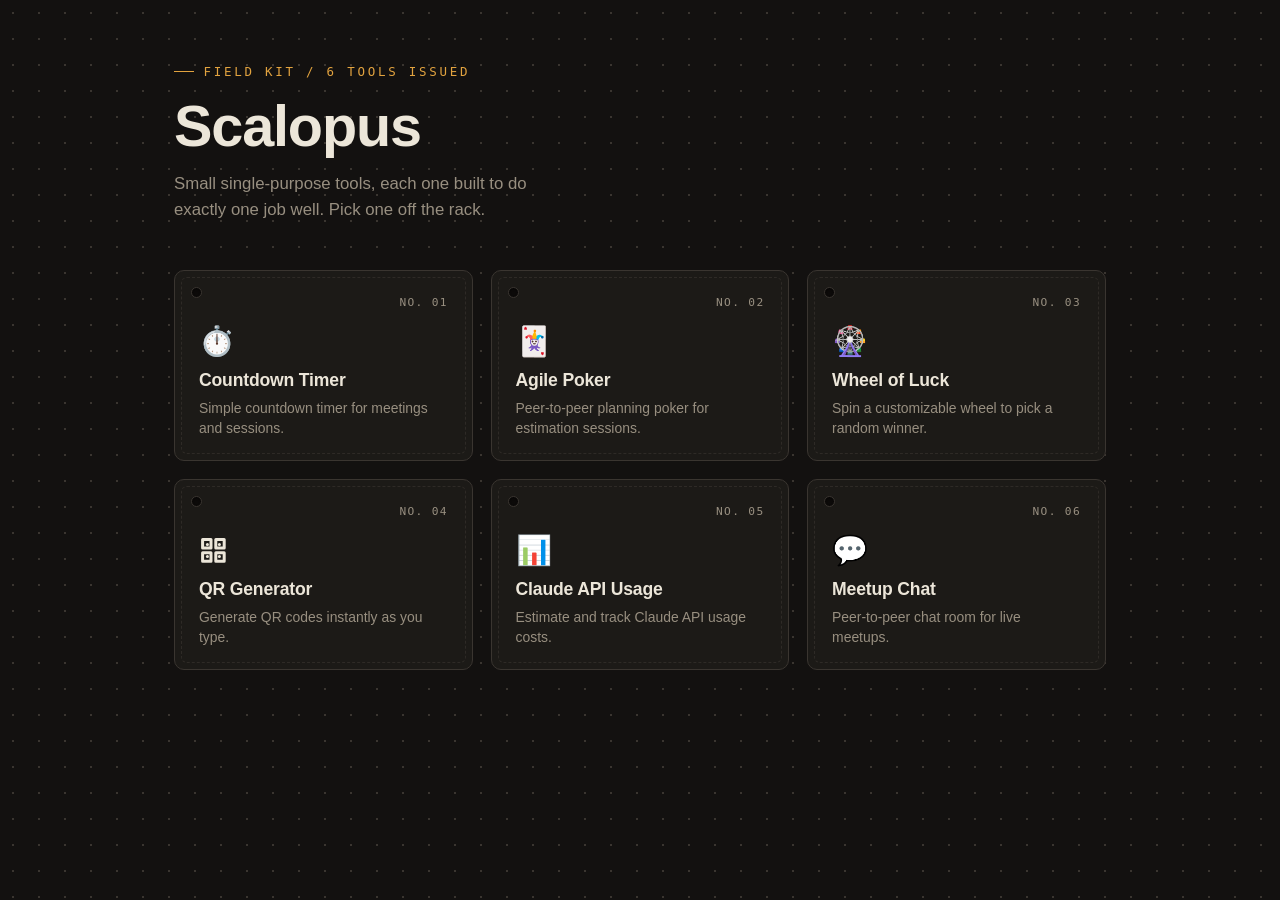
<file: index.html>
<!--
    Application: Scalopus Landing Page
    Version: 3.0.0
    Created: 2026-07-04
    Model: Claude Sonnet 5
    Description: Field-kit styled catalog landing page linking to all Scalopus tools
    Specification: specs/landing-page-spec.md
-->
<!DOCTYPE html>
<html lang="en">
<head>
    <meta charset="UTF-8">
    <meta name="viewport" content="width=device-width, initial-scale=1.0">
    <title>Scalopus</title>
    <style>
        :root {
            --bg-color: #131110;
            --panel-color: #1c1a17;
            --line-color: #3a3530;
            --text-color: #ece6d9;
            --muted-color: #988f80;
            --accent-color: #e2a33f;
            --hole-color: #0c0a09;
        }

        * {
            box-sizing: border-box;
        }

        html {
            -webkit-tap-highlight-color: transparent;
        }

        body {
            background-color: var(--bg-color);
            background-image: radial-gradient(var(--line-color) 1px, transparent 1px);
            background-size: 26px 26px;
            color: var(--text-color);
            font-family: -apple-system, BlinkMacSystemFont, "Segoe UI", Helvetica, Arial, sans-serif;
            margin: 0;
            min-height: 100vh;
            display: flex;
            justify-content: center;
        }

        main {
            width: 100%;
            max-width: 980px;
            padding: 4rem 1.5rem 5rem;
        }

        header {
            margin-bottom: 3rem;
        }

        .eyebrow {
            font-family: "SF Mono", "Menlo", "Consolas", monospace;
            font-size: 0.78rem;
            letter-spacing: 0.22em;
            text-transform: uppercase;
            color: var(--accent-color);
            margin: 0 0 0.9rem;
            display: flex;
            align-items: center;
            gap: 0.6rem;
        }

        .eyebrow::before {
            content: "";
            width: 20px;
            height: 1px;
            background: var(--accent-color);
            display: inline-block;
        }

        h1 {
            font-size: clamp(2.4rem, 6vw, 3.6rem);
            font-weight: 800;
            letter-spacing: -0.02em;
            margin: 0 0 0.75rem;
        }

        .tagline {
            color: var(--muted-color);
            font-size: 1.05rem;
            max-width: 40ch;
            margin: 0;
            line-height: 1.5;
        }

        .catalog {
            display: grid;
            grid-template-columns: repeat(auto-fill, minmax(230px, 1fr));
            gap: 1.1rem;
        }

        .tool-tag {
            position: relative;
            display: block;
            background-color: var(--panel-color);
            border: 1px solid var(--line-color);
            border-radius: 10px;
            padding: 1.6rem 1.5rem 1.4rem;
            text-decoration: none;
            color: var(--text-color);
            transition: transform 0.18s ease, border-color 0.18s ease, box-shadow 0.18s ease;
        }

        .tool-tag::before {
            content: "";
            position: absolute;
            top: 1rem;
            left: 1rem;
            width: 9px;
            height: 9px;
            border-radius: 50%;
            background: var(--hole-color);
            border: 1px solid var(--line-color);
            box-shadow: inset 0 1px 2px rgba(0, 0, 0, 0.6);
        }

        .tool-tag::after {
            content: "";
            position: absolute;
            inset: 6px;
            border: 1px dashed var(--line-color);
            border-radius: 6px;
            pointer-events: none;
            opacity: 0.6;
            transition: border-color 0.18s ease, opacity 0.18s ease;
        }

        .tool-tag:hover,
        .tool-tag:focus-visible {
            transform: translateY(-3px) rotate(-0.4deg);
            border-color: var(--accent-color);
            box-shadow: 0 10px 26px rgba(0, 0, 0, 0.45);
            outline: none;
        }

        .tool-tag:hover::after,
        .tool-tag:focus-visible::after {
            border-color: rgba(226, 163, 63, 0.45);
            opacity: 1;
        }

        .tool-code {
            font-family: "SF Mono", "Menlo", "Consolas", monospace;
            font-size: 0.7rem;
            letter-spacing: 0.12em;
            color: var(--muted-color);
            display: block;
            text-align: right;
            margin-bottom: 1.1rem;
        }

        .tool-icon {
            font-size: 1.8rem;
            line-height: 1;
            display: block;
            margin-bottom: 0.9rem;
        }

        .tool-icon svg {
            width: 1.8rem;
            height: 1.8rem;
            display: block;
            stroke: var(--text-color);
        }

        .tool-name {
            font-weight: 700;
            font-size: 1.1rem;
            margin: 0 0 0.4rem;
            letter-spacing: -0.01em;
        }

        .tool-desc {
            color: var(--muted-color);
            font-size: 0.87rem;
            line-height: 1.45;
            margin: 0;
        }

        @media (max-width: 600px) {
            .catalog {
                grid-template-columns: 1fr;
            }

            main {
                padding: 3rem 1.25rem 3.5rem;
            }
        }

        @media (prefers-reduced-motion: reduce) {
            .tool-tag {
                transition: none;
            }

            .tool-tag:hover,
            .tool-tag:focus-visible {
                transform: none;
            }
        }
    </style>
</head>
<body>
    <main>
        <header>
            <p class="eyebrow">Field kit / 6 tools issued</p>
            <h1>Scalopus</h1>
            <p class="tagline">Small single-purpose tools, each one built to do exactly one job well. Pick one off the rack.</p>
        </header>
        <div class="catalog">
            <a href="timer.html" class="tool-tag">
                <span class="tool-code">NO. 01</span>
                <span class="tool-icon">⏱️</span>
                <p class="tool-name">Countdown Timer</p>
                <p class="tool-desc">Simple countdown timer for meetings and sessions.</p>
            </a>
            <a href="agile-poker.html" class="tool-tag">
                <span class="tool-code">NO. 02</span>
                <span class="tool-icon">🃏</span>
                <p class="tool-name">Agile Poker</p>
                <p class="tool-desc">Peer-to-peer planning poker for estimation sessions.</p>
            </a>
            <a href="wheel-of-luck.html" class="tool-tag">
                <span class="tool-code">NO. 03</span>
                <span class="tool-icon">🎡</span>
                <p class="tool-name">Wheel of Luck</p>
                <p class="tool-desc">Spin a customizable wheel to pick a random winner.</p>
            </a>
            <a href="qr-generator.html" class="tool-tag">
                <span class="tool-code">NO. 04</span>
                <span class="tool-icon">
                    <svg viewBox="0 0 24 24" fill="none" stroke="currentColor" stroke-width="2.5" stroke-linecap="round" stroke-linejoin="round">
                        <rect x="3" y="3" width="7" height="7"></rect>
                        <rect x="14" y="3" width="7" height="7"></rect>
                        <rect x="14" y="14" width="7" height="7"></rect>
                        <rect x="3" y="14" width="7" height="7"></rect>
                        <path d="M7 7h.01"></path>
                        <path d="M17 7h.01"></path>
                        <path d="M7 17h.01"></path>
                        <path d="M17 17h.01"></path>
                    </svg>
                </span>
                <p class="tool-name">QR Generator</p>
                <p class="tool-desc">Generate QR codes instantly as you type.</p>
            </a>
            <a href="claude-usage.html" class="tool-tag">
                <span class="tool-code">NO. 05</span>
                <span class="tool-icon">📊</span>
                <p class="tool-name">Claude API Usage</p>
                <p class="tool-desc">Estimate and track Claude API usage costs.</p>
            </a>
            <a href="meetup-chat.html" class="tool-tag">
                <span class="tool-code">NO. 06</span>
                <span class="tool-icon">💬</span>
                <p class="tool-name">Meetup Chat</p>
                <p class="tool-desc">Peer-to-peer chat room for live meetups.</p>
            </a>
        </div>
    </main>
</body>
</html>
</file>
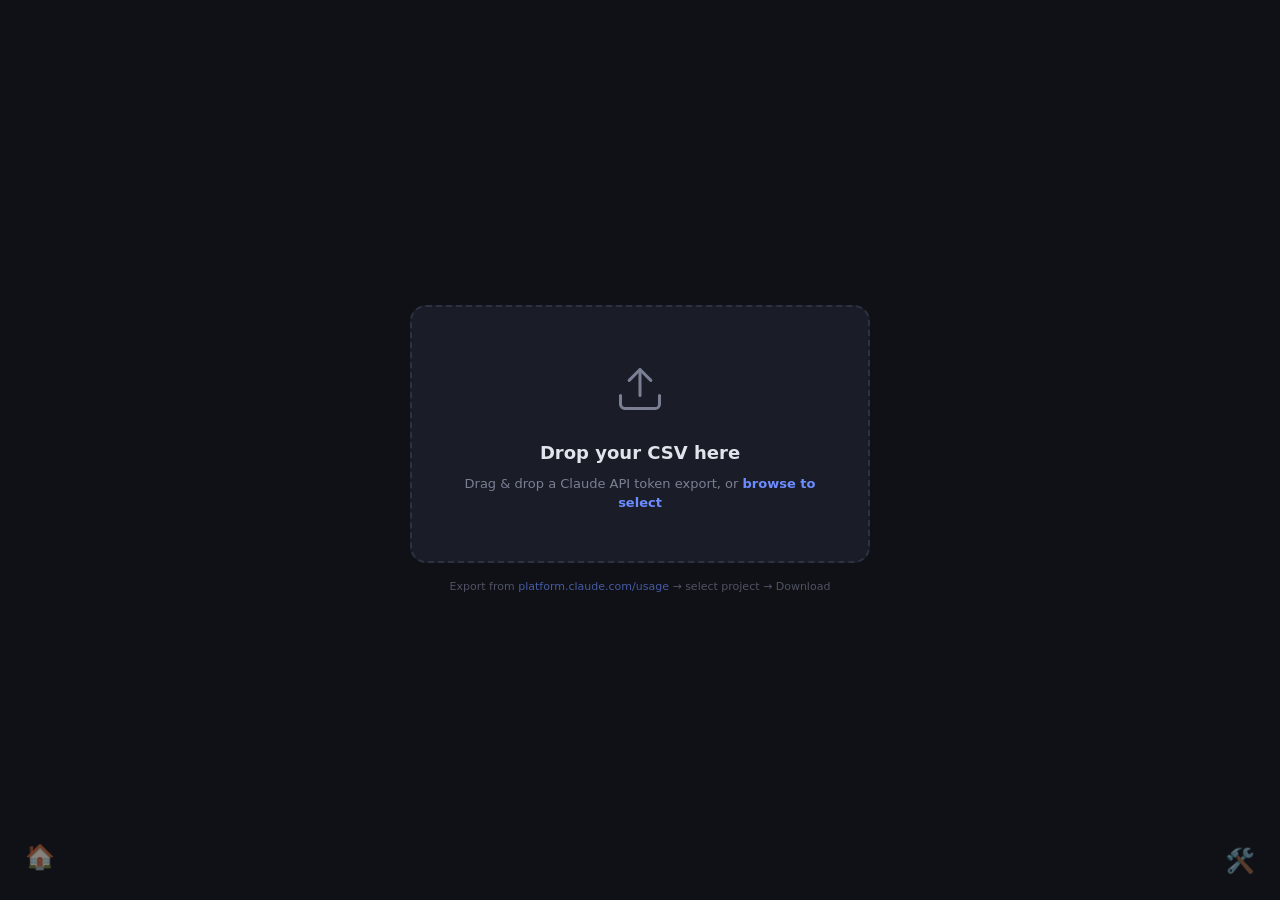
<file: claude-usage.html>
<!--
    Application: Claude API Usage
    Version: 1.1.1
    Created: 2026-06-09
    Model: Claude Sonnet 5
    Description: Visualize Claude API token usage from a CSV export — cost, token breakdown, cache hit rate, by key and model.
    Specification: specs/claude-usage-spec.md
-->
<!DOCTYPE html>
<html lang="en">
<head>
<meta charset="UTF-8">
<meta name="viewport" content="width=device-width, initial-scale=1">
<title>Claude API Usage | Scalopus</title>
<style>
:root{
    --bg:#0f1117;
    --surface:#1a1d27;
    --surface2:#21242f;
    --border:#2e3240;
    --text:#e2e4ec;
    --muted:#7a7f93;
    --opus:#c084fc;
    --sonnet:#60a5fa;
    --haiku:#34d399;
    --other:#94a3b8;
    --bar-bg:#2e3240;
    --bar-fill:#6c8cff;
    --gold:#ffe08a;
    --cost:#fb923c;
    --dev-bg:#1a1d27;
    --dev-text:#ffffff;
}
*,:before,:after{box-sizing:border-box;margin:0;padding:0}
body{background:var(--bg);color:var(--text);min-height:100vh;font-family:-apple-system,BlinkMacSystemFont,Segoe UI,system-ui,sans-serif;font-size:14px;line-height:1.5}
#drop-zone{flex-direction:column;justify-content:center;align-items:center;min-height:100vh;padding:40px;display:flex}
.drop-card{background:var(--surface);border:2px dashed var(--border);cursor:pointer;text-align:center;border-radius:16px;width:100%;max-width:460px;padding:56px 40px 48px;transition:border-color .15s,background .15s}
.drop-card.drag-over,.drop-card:hover{background:var(--surface2);border-color:var(--bar-fill)}
.drop-icon{color:var(--muted);margin-bottom:18px}
.drop-title{margin-bottom:8px;font-size:18px;font-weight:600}
.drop-hint{color:var(--muted);font-size:13px}
.drop-hint strong{color:var(--bar-fill);cursor:pointer}
.drop-hint strong:hover{text-decoration:underline}
.drop-meta{color:var(--muted);opacity:.6;margin-top:16px;font-size:11px;text-align:center}
.drop-meta a{color:var(--bar-fill);opacity:1;text-decoration:none}
.drop-meta a:hover{text-decoration:underline}
#file-input{display:none}
#drop-zone.minimized{border-bottom:1px solid var(--border);background:var(--surface);min-height:0;padding:0}
#drop-zone.minimized .drop-card{text-align:left;background:0 0;border:none;border-radius:0;flex-direction:row;align-items:center;gap:10px;max-width:none;padding:10px 20px;display:flex}
#drop-zone.minimized .drop-card:hover,#drop-zone.minimized .drop-card.drag-over{background:var(--surface2);border-color:#0000}
#drop-zone.minimized .drop-icon{flex-shrink:0;margin-bottom:0}
#drop-zone.minimized .drop-icon svg{width:16px;height:16px}
#drop-zone.minimized .drop-title{white-space:nowrap;text-overflow:ellipsis;max-width:320px;margin-bottom:0;font-size:12px;font-weight:600;overflow:hidden}
#drop-zone.minimized .drop-hint{font-size:11px}
#drop-zone.minimized .drop-meta{display:none}
#report{max-width:1500px;margin:0 auto;padding:28px 24px 80px}
.report-header{flex-wrap:wrap;justify-content:space-between;align-items:flex-start;gap:16px;margin-bottom:22px;display:flex}
.report-header h1{margin-bottom:3px;font-size:21px;font-weight:600}
.report-header p{color:var(--muted);font-size:12px}
.btn-reset{background:var(--surface);border:1px solid var(--border);color:var(--muted);cursor:pointer;border-radius:8px;flex-shrink:0;padding:7px 14px;font-size:12px;font-weight:600;transition:background .1s,color .1s}
.btn-reset:hover{background:var(--surface2);color:var(--text)}
.date-filter{background:var(--surface);border:1px solid var(--border);border-radius:12px;flex-wrap:wrap;align-items:center;gap:8px;margin-bottom:20px;padding:10px 14px;display:flex}
.filter-label{color:var(--muted);letter-spacing:.07em;text-transform:uppercase;margin-right:2px;font-size:10px;font-weight:700}
.period-btns{gap:3px;display:flex}
.btn-period{color:var(--muted);cursor:pointer;background:0 0;border:1px solid #0000;border-radius:6px;padding:5px 11px;font-size:12px;font-weight:600;transition:background .1s,color .1s,border-color .1s}
.btn-period:hover{background:var(--surface2);color:var(--text)}
.btn-period.active{background:var(--surface2);color:var(--text);border-color:#4a5180}
.key-search{background:var(--surface2);border:1px solid var(--border);color:var(--text);border-radius:6px;outline:none;width:200px;margin-left:auto;padding:5px 10px;font-size:12px}
.key-search::placeholder{color:var(--muted)}
.key-search:focus{border-color:#4a5180}
.date-nav{align-items:center;gap:8px;display:flex}
.btn-nav{background:var(--surface2);border:1px solid var(--border);color:var(--text);cursor:pointer;border-radius:6px;padding:4px 10px;font-size:12px;font-weight:700;transition:background .1s}
.btn-nav:hover{background:#2a2e40}
#period-label{text-align:center;min-width:170px;font-size:13px;font-weight:600}
.summary-grid{grid-template-columns:repeat(auto-fill,minmax(135px,1fr));gap:10px;margin-bottom:22px;display:grid}
.card{background:var(--surface);border:1px solid var(--border);border-radius:10px;padding:13px 15px}
.card .label{color:var(--muted);letter-spacing:.06em;text-transform:uppercase;margin-bottom:5px;font-size:10px;font-weight:700}
.card .value{font-size:19px;font-weight:700}
.card.hl-cost{border-color:#fb923c4d}
.card.hl-cost .value{color:var(--cost)}
.card.hl-tok .value{color:var(--gold)}
.tabs{flex-wrap:wrap;gap:4px;margin-bottom:10px;display:flex}
.tab{background:var(--surface);border:1px solid var(--border);color:var(--muted);cursor:pointer;border-radius:8px;align-items:center;gap:7px;padding:6px 13px;font-size:12px;font-weight:600;transition:background .12s,color .12s,border-color .12s;display:flex}
.tab:hover{background:var(--surface2);color:var(--text)}
.tab.active{background:var(--surface2);color:var(--text);border-color:#4a5180}
.tab-opus.active{border-color:var(--opus);color:var(--opus)}
.tab-sonnet.active{border-color:var(--sonnet);color:var(--sonnet)}
.tab-haiku.active{border-color:var(--haiku);color:var(--haiku)}
.tab-pill{opacity:.75;background:#ffffff0f;border-radius:20px;padding:1px 7px;font-size:10px;font-weight:500}
.tab-panel{display:none}
.tab-panel.active{display:block}
.table-wrap{border:1px solid var(--border);border-radius:12px;overflow-x:auto}
table{background:var(--surface);border-collapse:collapse;width:100%}
thead th{background:var(--surface2);border-bottom:1px solid var(--border);color:var(--muted);letter-spacing:.05em;text-align:right;text-transform:uppercase;white-space:nowrap;padding:9px 12px;font-size:10px;font-weight:700}
thead th.left{text-align:left}
thead th.sortable{cursor:pointer;-webkit-user-select:none;user-select:none}
thead th.sortable:hover{color:var(--text);background:#262a38}
thead th.sort-active{color:var(--text)}
.sort-arrow{color:var(--bar-fill);margin-left:3px;font-style:normal}
.sort-hint{opacity:.25;margin-left:3px;font-style:normal}
tbody tr{border-bottom:1px solid var(--border);transition:background .1s}
tbody tr:last-child{border-bottom:none}
tbody tr:hover{background:var(--surface2)}
td{vertical-align:middle;padding:9px 12px}
td.rank{color:var(--muted);width:30px;font-size:11px;font-weight:600}
td.key-name{min-width:130px;max-width:210px}
.key-label{text-overflow:ellipsis;white-space:nowrap;margin-bottom:4px;font-weight:500;display:block;overflow:hidden}
.bar-wrap{background:var(--bar-bg);border-radius:2px;height:3px;overflow:hidden}
.bar{background:var(--bar-fill);border-radius:2px;min-width:1px;height:100%}
td.num{font-variant-numeric:tabular-nums;text-align:right;white-space:nowrap;font-size:12px}
td.col-total{color:var(--gold);font-weight:600}
td.col-cost{color:var(--cost);font-weight:600}
td.col-hit{color:var(--haiku)}
td.col-models{min-width:160px;max-width:300px}
.badge{white-space:nowrap;border-radius:20px;margin:1px 2px 1px 0;padding:2px 7px;font-size:10px;font-weight:600;display:inline-block}
.badge-opus{color:var(--opus);background:#3b1f5e}
.badge-sonnet{color:var(--sonnet);background:#1a3050}
.badge-haiku{color:var(--haiku);background:#0f3028}
.badge-other{background:var(--border);color:var(--other)}
tfoot td{background:var(--surface2);border-top:2px solid var(--border);text-align:right;padding:10px 12px;font-size:12px;font-weight:700}
tfoot td.left{text-align:left}
tfoot td.col-total{color:var(--gold)}
tfoot td.col-cost{color:var(--cost)}
.key-count{color:var(--muted);font-size:11px;font-weight:400}
.empty-msg{color:var(--muted);text-align:center;padding:32px 20px}
.footer-note{color:var(--muted);text-align:center;margin-top:16px;font-size:11px}

/* Bottom navigation icons */
.bottom-icon {
    position: fixed;
    bottom: 20px;
    font-size: 1.5rem;
    cursor: pointer;
    opacity: 0.5;
    transition: opacity 0.3s, transform 0.2s;
    z-index: 100;
    background: none;
    border: none;
    padding: 5px;
    color: var(--text);
    text-decoration: none;
}
.bottom-icon:hover { opacity: 1; transform: scale(1.1); }
#home-link { left: 20px; }
#dev-btn { right: 20px; }

/* Dev Menu */
#dev-menu {
    position: fixed;
    bottom: 60px;
    right: 20px;
    background: var(--dev-bg);
    border: 1px solid #333;
    border-radius: 8px;
    padding: 15px;
    display: none;
    flex-direction: column;
    gap: 10px;
    width: 250px;
    box-shadow: 0 4px 15px rgba(0,0,0,0.5);
    z-index: 101;
}
#dev-menu.active { display: flex; }
.dev-item {
    font-size: 0.85rem;
    color: #ccc;
    text-decoration: none;
    padding: 8px;
    border-radius: 4px;
    transition: background 0.2s;
    display: flex;
    align-items: center;
    gap: 10px;
    cursor: pointer;
    border: none;
    background: none;
    width: 100%;
    text-align: left;
}
.dev-item:hover { background: #333; color: white; }
.dev-label {
    font-size: 0.7rem;
    text-transform: uppercase;
    color: #666;
    letter-spacing: 1px;
    margin-bottom: 5px;
}
</style>
</head>
<body>

<div id="drop-zone">
  <div class="drop-card" id="drop-card">
    <div class="drop-icon">
      <svg width="52" height="52" fill="none" stroke="currentColor" stroke-linecap="round" stroke-linejoin="round" stroke-width="1.4" viewBox="0 0 24 24"><path d="M21 15v4a2 2 0 0 1-2 2H5a2 2 0 0 1-2-2v-4"/><polyline points="17 8 12 3 7 8"/><line x1="12" x2="12" y1="3" y2="15"/></svg>
    </div>
    <div class="drop-title">Drop your CSV here</div>
    <p class="drop-hint">
      Drag &amp; drop a Claude API token export, or <strong id="browse-btn">browse to select</strong>
    </p>
    <input type="file" id="file-input" accept=".csv">
  </div>
  <p class="drop-meta">Export from <a href="https://platform.claude.com/usage" target="_blank" rel="noopener">platform.claude.com/usage</a> → select project → Download</p>
</div>

<div id="report" hidden>
  <div class="report-header">
    <div>
      <h1>Claude API Token Usage</h1>
      <p id="report-subtitle"></p>
    </div>
    <button class="btn-reset" id="btn-reset">↑ Load new CSV</button>
  </div>

  <div class="date-filter">
    <span class="filter-label">Period</span>
    <div class="period-btns">
      <button class="active btn-period" data-period="all">All</button>
      <button class="btn-period" data-period="month">Month</button>
      <button class="btn-period" data-period="week">Week</button>
      <button class="btn-period" data-period="day">Day</button>
    </div>
    <input id="keySearch" class="key-search" placeholder="Search API key…">
    <div class="date-nav" id="date-nav" style="display:none">
      <button class="btn-nav" id="btn-prev">◀</button>
      <span id="period-label"></span>
      <button class="btn-nav" id="btn-next">▶</button>
    </div>
  </div>

  <div class="summary-grid" id="summary-grid"></div>
  <div class="tabs" id="tabs"></div>
  <div id="panels"></div>
  <p class="footer-note" id="footer-note"></p>
</div>

<!-- Navigation Icons -->
<a href="index.html" id="home-link" class="bottom-icon" title="Back to Home">🏠</a>
<button id="dev-btn" class="bottom-icon" onclick="toggleDevMenu()" title="Developer Menu">🛠️</button>

<!-- Developer Menu -->
<div id="dev-menu">
    <div class="dev-label">Developer Options</div>
    <a href="https://github.com/scalopus/scalopus.github.io/blob/main/claude-usage.html" target="_blank" class="dev-item">
        <span>📂</span> View Source Code
    </a>
    <button class="dev-item" onclick="copyAIPrompt()">
        <span>🤖</span> AI Prompt
    </button>
    <div class="dev-label">Tool Information</div>
    <div style="font-size:0.8rem;color:#888;padding:0 8px">Version: 1.1.1</div>
    <div style="font-size:0.8rem;color:#888;padding:0 8px">Created: 2026-06-09</div>
    <div style="font-size:0.8rem;color:#888;padding:0 8px">Model: Claude Sonnet 5</div>
</div>

<script>
let e={"fable-mythos-5":[10,12.5,20,1,50],"opus-4x":[5,6.25,10,.5,25],"opus-4-old":[15,18.75,30,1.5,75],"sonnet-5-intro":[2,2.5,4,.2,10],"sonnet-5":[3,3.75,6,.3,15],"sonnet-4x":[3,3.75,6,.3,15],"haiku-4-5":[1,1.25,2,.1,5],"haiku-3-5":[.8,1,1.6,.08,4]},t={"fable-mythos-5":[5,6.25,10,.5,25],"opus-4x":[2.5,3.125,5,.25,12.5],"opus-4-old":[7.5,9.375,15,.75,37.5],"sonnet-5-intro":[1,1.25,2,.1,5],"sonnet-5":[1.5,1.875,3,.15,7.5],"sonnet-4x":[1.5,1.875,3,.15,7.5],"haiku-4-5":[.5,.625,1,.05,2.5],"haiku-3-5":[.4,.5,.8,.04,2]},a={"opus-4-7":[30,37.5,60,3,150],"opus-4-8":[10,12.5,20,1,50]};function s(e){return parseInt(String(e||0).replace(/[^0-9-]/g,""))||0}function n(e){return e>=1e9?(e/1e9).toFixed(2)+"B":e>=1e6?(e/1e6).toFixed(2)+"M":e>=1e3?(e/1e3).toFixed(1)+"K":e.toLocaleString()}function c(e){return 0===e?"$0.00":e<.005?"< $0.01":e>=1e3?"$"+(e/1e3).toFixed(2)+"K":"$"+e.toFixed(2).replace(/\B(?=(\d{3})+(?!\d))/g,",")}function l(e,t){return t?(e/t*100).toFixed(1)+"%":"—"}function o(e){let t=e.toLowerCase();return t.includes("opus")?"opus":t.includes("sonnet")?"sonnet":t.includes("haiku")?"haiku":"other"}function r(e){let t=e.toLowerCase().replace("claude-","").split("-"),a=t[0].charAt(0).toUpperCase()+t[0].slice(1),s=t.slice(1).filter(e=>/^\d{1,2}$/.test(e));return s.length?`${a} ${s.join(".")}`:a}let d=["Jan","Feb","Mar","Apr","May","Jun","Jul","Aug","Sep","Oct","Nov","Dec"];function i(e){let[t,a,s]=e.split("-").map(Number);return new Date(Date.UTC(t,a-1,s))}function u(e){let t=new Date(e),a=t.getUTCDay();return t.setUTCDate(t.getUTCDate()-(0===a?6:a-1)),t}let p={rows:[],workspace:"",allDates:[],filterMode:"all",filterDate:null,activeTab:"all",sortCol:"_total",sortDir:"desc",keyFilter:""};function h(){return{input:0,cw5m:0,cw1h:0,cacheRead:0,output:0,searches:0,cost:0,days:new Set,models:{}}}function m(e,t){e.input+=s(t.usage_input_tokens_no_cache),e.cw5m+=s(t.usage_input_tokens_cache_write_5m),e.cw1h+=s(t.usage_input_tokens_cache_write_1h),e.cacheRead+=s(t.usage_input_tokens_cache_read),e.output+=s(t.usage_output_tokens),e.searches+=s(t.web_search_count),e.cost+=t._cost,e.days.add((t.usage_date_utc||"").trim());let a=t.model_version;e.models[a]=(e.models[a]||0)+1}function v(e){return e.input+e.cw5m+e.cw1h+e.cacheRead+e.output}function g([e,t],a){switch(a){case"key":return e.toLowerCase();case"_total":default:return t._total;case"cost":return t.cost;case"input":return t.input;case"cacheWrite":return t.cw5m+t.cw1h;case"cacheRead":return t.cacheRead;case"output":return t.output;case"cacheHit":return t.cacheRead+t.cw5m+t.cw1h>0?t.cacheRead/(t.cacheRead+t.cw5m+t.cw1h):0;case"searches":return t.searches;case"days":return t.days.size}}function _(e,t,a){let s=p.sortCol===e,n=["sortable",a?"left":"",s?"sort-active":""].filter(Boolean).join(" "),c=s?`<i class="sort-arrow">${"desc"===p.sortDir?"▼":"▲"}</i>`:'<i class="sort-hint">⇅</i>';return`<th class="${n}" onclick="setSortCol('${e}')">${t}${c}</th>`}function $(e,t){if(!e.length)return'<div class="table-wrap"><p class="empty-msg">No data for this period</p></div>';let{sortCol:a,sortDir:s}=p,d=[...e].sort((e,t)=>{let n=g(e,a),c=g(t,a);return"string"==typeof n?"asc"===s?n.localeCompare(c):c.localeCompare(n):"asc"===s?n-c:c-n}),i=e.reduce((e,[,t])=>Math.max(e,t._total),0)||1,u=d.map(([e,a],s)=>{let d=a.cw5m+a.cw1h,u=Math.round(a._total/i*100),p=l(a.cacheRead,a.cacheRead+d),h=t?`<td class="col-models">${Object.entries(a.models).sort((e,t)=>t[1]-e[1]).map(([e])=>`<span class="badge badge-${o(e)}">${r(e)}</span>`).join("")}</td>`:"";return`<tr>
      <td class="rank">#${s+1}</td>
      <td class="key-name">
        <span class="key-label" title="${f(e)}">${f(e)}</span>
        <div class="bar-wrap"><div class="bar" style="width:${u}%"></div></div>
      </td>
      <td class="num col-total">${n(a._total)}</td>
      <td class="num col-cost">${c(a.cost)}</td>
      <td class="num">${n(a.input)}</td>
      <td class="num">${n(d)}</td>
      <td class="num">${n(a.cacheRead)}</td>
      <td class="num">${n(a.output)}</td>
      <td class="num col-hit">${p}</td>
      <td class="num">${a.searches.toLocaleString()}</td>
      <td class="num">${a.days.size}</td>
      ${h}
    </tr>`}).join(""),h={input:0,cw5m:0,cw1h:0,cacheRead:0,output:0,searches:0,cost:0,_total:0};e.forEach(([,e])=>{h.input+=e.input,h.cw5m+=e.cw5m,h.cw1h+=e.cw1h,h.cacheRead+=e.cacheRead,h.output+=e.output,h.searches+=e.searches,h.cost+=e.cost,h._total+=e._total});let m=h.cw5m+h.cw1h,v=e.length;return`<div class="table-wrap"><table>
    <thead><tr>
      <th class="left">#</th>
      ${_("key","API Key",true)}
      ${_("_total","Total Tokens")}
      ${_("cost","Est. Cost")}
      ${_("input","Input")}
      ${_("cacheWrite","Cache Write")}
      ${_("cacheRead","Cache Read")}
      ${_("output","Output")}
      ${_("cacheHit","Cache Hit%")}
      ${_("searches","Searches")}
      ${_("days","Days")}
      ${t?'<th class="left">Models</th>':""}
    </tr></thead>
    <tbody>${u}</tbody>
    <tfoot><tr>
      <td colspan="2" class="left">
        Grand Total <span class="key-count">(${v} key${1!==v?"s":""})</span>
      </td>
      <td class="num col-total">${n(h._total)}</td>
      <td class="num col-cost">${c(h.cost)}</td>
      <td class="num">${n(h.input)}</td>
      <td class="num">${n(m)}</td>
      <td class="num">${n(h.cacheRead)}</td>
      <td class="num">${n(h.output)}</td>
      <td class="num">—</td>
      <td class="num">${h.searches.toLocaleString()}</td>
      <td class="num">—</td>
      ${t?"<td></td>":""}
    </tr></tfoot>
  </table></div>`}function f(e){return String(e).replace(/&/g,"&amp;").replace(/</g,"&lt;").replace(/>/g,"&gt;").replace(/"/g,"&quot;")}function b(){let{rows:e,filterMode:t,filterDate:a,activeTab:g,allDates:_}=p;document.getElementById("date-nav").style.display="all"===t?"none":"",document.getElementById("period-label").textContent=function(e,t){if("all"===e)return"";if("month"===e)return`${d[t.getUTCMonth()]} ${t.getUTCFullYear()}`;if("day"===e)return`${d[t.getUTCMonth()]} ${t.getUTCDate()}, ${t.getUTCFullYear()}`;if("week"===e){let e=u(t),a=new Date(e);a.setUTCDate(a.getUTCDate()+6);let[s,n,c]=[e.getUTCFullYear(),e.getUTCMonth(),e.getUTCDate()],[l,o,r]=[a.getUTCFullYear(),a.getUTCMonth(),a.getUTCDate()];return s===l?n===o?`${d[n]} ${c}–${r}, ${s}`:`${d[n]} ${c} – ${d[o]} ${r}, ${s}`:`${d[n]} ${c}, ${s} – ${d[o]} ${r}, ${l}`}return""}(t,a);let w=e.filter(e=>(function(e,t,a){if("all"===t)return true;let s=(e.usage_date_utc||"").trim();if(!s)return false;if("day"===t)return s===a.toISOString().slice(0,10);if("month"===t)return s.slice(0,7)===a.toISOString().slice(0,7);if("week"===t){let e=i(s),t=u(a),n=new Date(t);return n.setUTCDate(n.getUTCDate()+7),e>=t&&e<n}return true})(e,t,a)),{keyFilter:y}=p;if(y){let e=y.toLowerCase();w=w.filter(t=>(t.api_key||"").toLowerCase().includes(e))}let k={},C={},E={};w.forEach(e=>{let t=e.api_key||"(unknown)",a=e.model_version||"(unknown)";k[t]||(k[t]=h()),m(k[t],e),C[a]||(C[a]={}),C[a][t]||(C[a][t]=h()),m(C[a][t],e);let n=s(e.usage_input_tokens_no_cache)+s(e.usage_input_tokens_cache_write_5m)+s(e.usage_input_tokens_cache_write_1h)+s(e.usage_input_tokens_cache_read)+s(e.usage_output_tokens);E[a]=(E[a]||0)+n}),Object.values(k).forEach(e=>{e._total=v(e)}),Object.values(C).forEach(e=>Object.values(e).forEach(e=>{e._total=v(e)}));let T=Object.entries(k).sort((e,t)=>t[1]._total-e[1]._total),D=Object.keys(E).sort((e,t)=>E[t]-E[e]),L={};D.forEach(e=>{L[e]=Object.entries(C[e]||{}).sort((e,t)=>t[1]._total-e[1]._total)});let I=h();T.forEach(([,e])=>{I.input+=e.input,I.cw5m+=e.cw5m,I.cw1h+=e.cw1h,I.cacheRead+=e.cacheRead,I.output+=e.output,I.searches+=e.searches,I.cost+=e.cost}),I._total=I.input+I.cw5m+I.cw1h+I.cacheRead+I.output;let x=I.cw5m+I.cw1h,B=l(I.cacheRead,I.cacheRead+x);document.getElementById("summary-grid").innerHTML=`
    <div class="card hl-cost">
      <div class="label">Est. Total Cost</div>
      <div class="value">${c(I.cost)}</div>
    </div>
    <div class="card hl-tok">
      <div class="label">Total Tokens</div>
      <div class="value">${n(I._total)}</div>
    </div>
    <div class="card">
      <div class="label">Input (no cache)</div>
      <div class="value">${n(I.input)}</div>
    </div>
    <div class="card">
      <div class="label">Cache Writes</div>
      <div class="value">${n(x)}</div>
    </div>
    <div class="card">
      <div class="label">Cache Reads</div>
      <div class="value">${n(I.cacheRead)}</div>
    </div>
    <div class="card">
      <div class="label">Cache Hit Rate</div>
      <div class="value">${B}</div>
    </div>
    <div class="card">
      <div class="label">Output Tokens</div>
      <div class="value">${n(I.output)}</div>
    </div>
    <div class="card">
      <div class="label">Web Searches</div>
      <div class="value">${I.searches.toLocaleString()}</div>
    </div>
    <div class="card">
      <div class="label">API Keys</div>
      <div class="value">${T.length}</div>
    </div>
    <div class="card">
      <div class="label">Models</div>
      <div class="value">${D.length}</div>
    </div>
  `;let S=document.getElementById("tabs");S.innerHTML=`
    <button class="tab${"all"===g?" active":""}" data-tab="all">All Models</button>
    ${D.map(e=>{let t=o(e),a=g===e?" active":"";return`<button class="tab tab-${t}${a}" data-tab="${f(e)}">
        ${f(r(e))}
        <span class="tab-pill">${n(E[e])}</span>
      </button>`}).join("")}
  `;let M="all"!==g&&D.includes(g);document.getElementById("panels").innerHTML=`<div class="tab-panel${!M?" active":""}">${$(T,true)}</div>`+D.map(e=>`<div class="tab-panel${g===e?" active":""}">${$(L[e],false)}</div>`).join(""),document.getElementById("footer-note").innerHTML=`Pricing: claude.com/pricing (as of 2026-07) &nbsp;·&nbsp;
     Cache Hit% = reads ÷ (reads + writes) &nbsp;·&nbsp;
     Bars are relative to the top key in each tab &nbsp;·&nbsp;
     Web search: $0.01/search &nbsp;·&nbsp; geo=us adds 10% to token cost`,S.querySelectorAll(".tab").forEach(e=>{e.addEventListener("click",()=>{p.activeTab=e.dataset.tab,b()})})}function w(n){let c=new FileReader;c.onload=c=>{let l=function(n){let c=n.replace(/\r\n/g,"\n").replace(/\r/g,"\n").trim().split("\n");if(c.length<2)return[];function l(e){let t=[],a="",s=false;for(let n=0;n<e.length;n++){let c=e[n];'"'===c?s&&'"'===e[n+1]?(a+='"',n++):s=!s:","!==c||s?a+=c:(t.push(a.trim()),a="")}return t.push(a.trim()),t}let o=l(c[0]);return c.slice(1).filter(e=>e.trim()).map(n=>{let c=l(n),r={};return o.forEach((e,t)=>{r[e.trim()]=(c[t]||"").trim()}),r._cost=function(n){let c,l,o,fm,r,d,i,u,p,h=(l=(c=(n.model_version||"").toLowerCase()).includes("opus"),o=c.includes("sonnet"),fm=c.includes("fable")||c.includes("mythos"),r=c.includes("haiku"),i=(d=c.match(/(?:opus|sonnet|haiku)[_-](\d+)(?:[_-](\d{1,2})(?=[_-]|$))?/))?+d[1]:0,u=d?+(d[2]??0):0,fm?"fable-mythos-5":l?4===i&&u<=1?"opus-4-old":"opus-4x":o?i>=5?((n.usage_date_utc||"")<="2026-08-31"?"sonnet-5-intro":"sonnet-5"):"sonnet-4x":r?i<=3?"haiku-3-5":"haiku-4-5":"sonnet-4x"),m=(n.usage_type||"").toLowerCase(),v=(n.speed||"").toLowerCase().trim(),g=(n.inference_geo||"").toLowerCase();if("fast"===v){let t=function(e){let t=e.toLowerCase();if(!t.includes("opus"))return null;let a=t.match(/opus[_-](\d+)(?:[_-](\d{1,2})(?=[_-]|$))?/);if(!a)return null;let s=a[2]?+a[2]:0;return 8===s?"opus-4-8":7===s?"opus-4-7":null}(n.model_version||"");p=t&&a[t]?a[t]:e[h]}else p="batch"===m?t[h]||t["sonnet-4x"]:e[h]||e["sonnet-4x"];let _=s(n.usage_input_tokens_no_cache),$=s(n.usage_input_tokens_cache_write_5m),f=s(n.usage_input_tokens_cache_write_1h),b=s(n.usage_input_tokens_cache_read),w=s(n.usage_output_tokens),y=s(n.web_search_count),k=(_*p[0]+$*p[1]+f*p[2]+b*p[3]+w*p[4])/1e6;return("us"===g?1.1*k:k)+.01*y}(r),r})}(c.target.result);if(!l.length)return void alert("No data rows found in this CSV.");let o=l[0].workspace||"",r=[...new Set(l.map(e=>(e.usage_date_utc||"").trim()))].filter(Boolean).sort(),d=r.length?i(r[r.length-1]):new Date;p={rows:l,workspace:o,allDates:r,filterMode:"all",filterDate:d,activeTab:"all",sortCol:"_total",sortDir:"desc",keyFilter:""},document.getElementById("keySearch").value="";let u=r.length>1?`${r[0]} → ${r[r.length-1]}`:r[0]||"—";document.getElementById("report-subtitle").textContent=`${o}  ·  ${u}  ·  ${n.name}  ·  Loaded ${new Date().toLocaleString()}`,document.querySelector(".drop-title").textContent=n.name,document.querySelector(".drop-hint").innerHTML='Drop a new file or <strong id="browse-btn">click to change</strong>',document.getElementById("drop-zone").classList.add("minimized"),document.getElementById("report").hidden=false,b()},c.readAsText(n)}

window.setSortCol = function(col) {
    if(p.sortCol===col) p.sortDir="asc"===p.sortDir?"desc":"asc";
    else{p.sortCol=col;p.sortDir="desc";}
    b();
};

document.addEventListener("DOMContentLoaded",function(){
    let e=document.getElementById("drop-card");
    function t(e){let t=new Date(p.filterDate),{filterMode:a}=p;"month"===a?t.setUTCMonth(t.getUTCMonth()+e):"week"===a?t.setUTCDate(t.getUTCDate()+7*e):"day"===a&&t.setUTCDate(t.getUTCDate()+e),p.filterDate=t,b()}
    e.addEventListener("click",()=>document.getElementById("file-input").click());
    document.getElementById("browse-btn").addEventListener("click",e=>{e.stopPropagation(),document.getElementById("file-input").click()});
    document.getElementById("file-input").addEventListener("change",e=>{e.target.files[0]&&w(e.target.files[0])});
    e.addEventListener("dragover",t=>{t.preventDefault(),e.classList.add("drag-over")});
    e.addEventListener("dragleave",()=>e.classList.remove("drag-over"));
    e.addEventListener("drop",t=>{t.preventDefault(),e.classList.remove("drag-over"),t.dataTransfer.files[0]&&w(t.dataTransfer.files[0])});
    document.getElementById("btn-reset").addEventListener("click",()=>{
        document.querySelector(".drop-title").textContent="Drop your CSV here";
        document.querySelector(".drop-hint").innerHTML='Drag &amp; drop a Claude API token export, or <strong id="browse-btn">click to change</strong>';
        document.getElementById("drop-zone").classList.remove("minimized");
        document.getElementById("report").hidden=true;
        document.getElementById("file-input").value="";
        document.getElementById("browse-btn").addEventListener("click",e=>{e.stopPropagation(),document.getElementById("file-input").click()});
    });
    document.querySelectorAll(".btn-period").forEach(e=>{e.addEventListener("click",()=>{
        document.querySelectorAll(".btn-period").forEach(e=>e.classList.remove("active"));
        e.classList.add("active");
        p.filterMode=e.dataset.period;
        p.activeTab="all";
        let{allDates:t}=p;
        t.length&&"all"!==p.filterMode&&(p.filterDate=i(t[t.length-1]));
        b();
    })});
    document.getElementById("btn-prev").addEventListener("click",()=>t(-1));
    document.getElementById("btn-next").addEventListener("click",()=>t(1));
    document.getElementById("keySearch").addEventListener("input",e=>{p.keyFilter=e.target.value.trim(),b()});
});

function toggleDevMenu() {
    document.getElementById('dev-menu').classList.toggle('active');
}

function copyAIPrompt() {
    const prompt = `# Specification: Claude API Usage

## Metadata
- **Tool Name**: Claude API Usage
- **Version**: 1.1.1
- **Status**: Active

## Description
A single-file CSV visualizer for Claude API token usage exports from platform.claude.com/usage. Drop in a CSV and get an interactive breakdown of cost, token consumption, and cache efficiency — by API key and model.

## Features
- **Drag-and-drop CSV loading**: Drop or browse to load a Claude API usage export CSV.
- **Summary cards**: Est. cost, total tokens, input, cache writes/reads, cache hit rate, output, web searches, key count, model count.
- **Period filter**: All / Month / Week / Day with prev/next navigation.
- **API key search**: Live filter rows by key name.
- **Tabbed model breakdown**: All-models tab plus per-model tabs with token counts.
- **Sortable table**: Click any column header to sort; bars show relative token volume.
- **Cost estimation**: Prices per model tier (Fable/Mythos 5, Opus 4.x, Sonnet 5/4.x, Haiku) with batch/fast/geo-us modifiers.
- **Developer Menu**: Standard Scalopus developer utilities.

## Technical Stack
- **HTML5/CSS3/JS (Vanilla)**: Single self-contained file, no external dependencies.
- **CSV parsing**: Hand-rolled parser handling quoted fields.

## Future AI Prompt
"Create a single-file HTML tool that accepts a drag-and-drop CSV export from platform.claude.com/usage (select project, then download). Parse it client-side, show summary cards for cost/tokens/cache, and render a sortable table broken down by API key and model with period filtering. Include a home link at bottom-left and a developer menu at bottom-right."`;
    navigator.clipboard.writeText(prompt).then(() => {
        alert('Specification copied to clipboard!');
        toggleDevMenu();
    });
}

window.addEventListener('click', (e) => {
    const menu = document.getElementById('dev-menu');
    const devBtn = document.getElementById('dev-btn');
    if (menu.classList.contains('active') && !menu.contains(e.target) && e.target !== devBtn) {
        menu.classList.remove('active');
    }
});
</script>
</body>
</html>
</file>
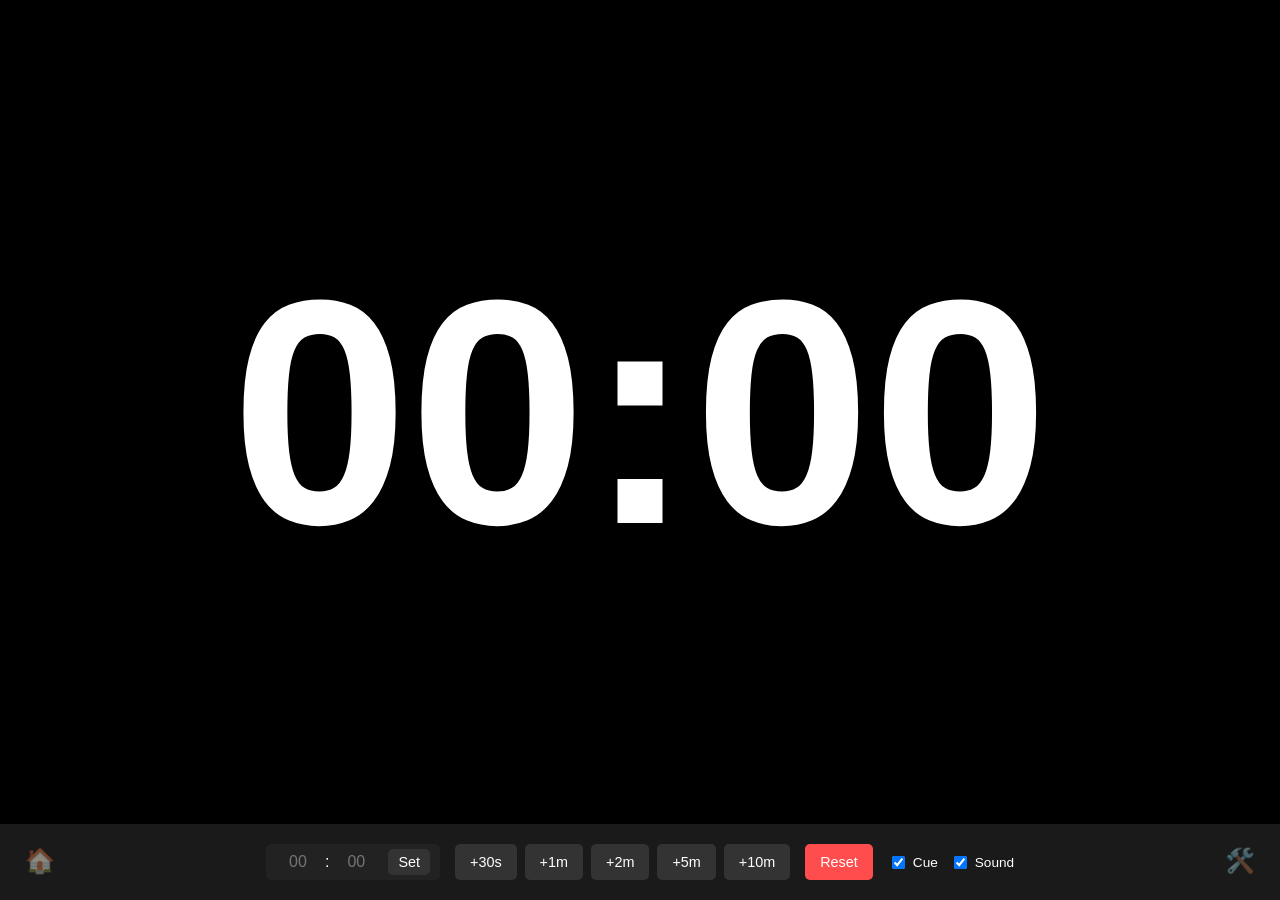
<file: timer.html>
<!--
    Application: Countdown Timer
    Version: 1.1.0
    Created: 2026-06-05
    Model: Gemini 3 Flash Preview
    Description: Minimal full-screen countdown timer with quick-set, manual input, visual cues, and Web Audio alerts.
    Specification: specs/timer-spec.md
-->
<!DOCTYPE html>
<html lang="en">
<head>
    <meta charset="UTF-8">
    <meta name="viewport" content="width=device-width, initial-scale=1.0">
    <title>Countdown Timer | Scalopus</title>
    <style>
        :root {
            --bg-color: #000000;
            --text-color: #ffffff;
            --accent-color: #0070f3;
            --control-bg: rgba(255, 255, 255, 0.1);
            --danger-color: #ff4d4d;
            --dev-bg: #1a1a1a;
        }

        body, html {
            margin: 0;
            padding: 0;
            width: 100%;
            height: 100%;
            background-color: var(--bg-color);
            color: var(--text-color);
            font-family: -apple-system, BlinkMacSystemFont, "Segoe UI", Roboto, Helvetica, Arial, sans-serif;
            overflow: hidden;
            display: flex;
            flex-direction: column;
        }

        #timer-display {
            flex: 1;
            display: flex;
            justify-content: center;
            align-items: center;
            font-size: 25vw;
            font-weight: 700;
            font-variant-numeric: tabular-nums;
            user-select: none;
            transition: color 0.3s ease;
        }

        #timer-display.last-seconds {
            color: var(--danger-color);
            animation: pulse 1s infinite;
        }

        @keyframes pulse {
            0% { opacity: 1; }
            50% { opacity: 0.7; }
            100% { opacity: 1; }
        }

        #controls {
            padding: 20px;
            background: var(--control-bg);
            backdrop-filter: blur(10px);
            display: flex;
            justify-content: center;
            align-items: center;
            gap: 15px;
            flex-wrap: wrap;
            z-index: 10;
        }

        .input-group {
            display: flex;
            align-items: center;
            gap: 5px;
            background: #222;
            padding: 5px 10px;
            border-radius: 5px;
        }

        .input-group input {
            background: transparent;
            border: none;
            color: white;
            width: 40px;
            text-align: center;
            font-size: 1rem;
            font-family: inherit;
        }

        .input-group input:focus {
            outline: none;
            color: var(--accent-color);
        }

        button {
            background: #333;
            color: white;
            border: none;
            padding: 10px 15px;
            font-size: 0.9rem;
            cursor: pointer;
            border-radius: 5px;
            transition: background 0.2s;
        }

        button:hover {
            background: #444;
        }

        button:active {
            background: var(--accent-color);
        }

        .quick-set-group {
            display: flex;
            gap: 8px;
        }

        .options-group {
            display: flex;
            gap: 12px;
            font-size: 0.85rem;
            align-items: center;
        }

        label {
            display: flex;
            align-items: center;
            gap: 5px;
            cursor: pointer;
        }

        #reset-btn {
            background: var(--danger-color);
        }

        #reset-btn:hover {
            background: #e60000;
        }

        /* Nav & Dev Icons */
        .bottom-icon {
            position: fixed;
            bottom: 20px;
            font-size: 1.5rem;
            cursor: pointer;
            opacity: 0.5;
            transition: opacity 0.3s, transform 0.2s;
            z-index: 100;
            background: none;
            border: none;
            padding: 5px;
            color: white;
            text-decoration: none;
        }

        .bottom-icon:hover {
            opacity: 1;
            transform: scale(1.1);
        }

        #home-link { left: 20px; }
        #dev-btn { right: 20px; }

        /* Dev Menu */
        #dev-menu {
            position: fixed;
            bottom: 60px;
            right: 20px;
            background: var(--dev-bg);
            border: 1px solid #333;
            border-radius: 8px;
            padding: 15px;
            display: none;
            flex-direction: column;
            gap: 10px;
            width: 250px;
            box-shadow: 0 4px 15px rgba(0,0,0,0.5);
            z-index: 101;
        }

        #dev-menu.active { display: flex; }

        .dev-item {
            font-size: 0.85rem;
            color: #ccc;
            text-decoration: none;
            padding: 8px;
            border-radius: 4px;
            transition: background 0.2s;
            display: flex;
            align-items: center;
            gap: 10px;
            cursor: pointer;
            border: none;
            background: none;
            width: 100%;
            text-align: left;
        }

        .dev-item:hover {
            background: #2a2a2a;
            color: white;
        }

        .dev-label {
            font-weight: 600;
            color: #666;
            font-size: 0.7rem;
            text-transform: uppercase;
            margin-top: 5px;
        }

        .dev-info {
            font-size: 0.8rem;
            color: #888;
            padding: 0 8px;
        }
    </style>
</head>
<body>

    <div id="timer-display">00:00</div>

    <div id="controls">
        <div class="input-group">
            <input type="text" id="min-input" placeholder="00" maxlength="2">
            <span>:</span>
            <input type="text" id="sec-input" placeholder="00" maxlength="2">
            <button onclick="setCustomTime()" style="padding: 5px 10px; margin-left: 5px;">Set</button>
        </div>

        <div class="quick-set-group">
            <button onclick="addSeconds(30)">+30s</button>
            <button onclick="addMinutes(1)">+1m</button>
            <button onclick="addMinutes(2)">+2m</button>
            <button onclick="addMinutes(5)">+5m</button>
            <button onclick="addMinutes(10)">+10m</button>
        </div>
        
        <button id="reset-btn" onclick="resetTimer()">Reset</button>

        <div class="options-group">
            <label title="Flashing red display in last 10s">
                <input type="checkbox" id="last-10s-check" checked>
                Cue
            </label>
            <label title="3 beeps at the end">
                <input type="checkbox" id="sound-check" checked>
                Sound
            </label>
        </div>
    </div>

    <!-- Navigation Icons -->
    <a href="index.html" id="home-link" class="bottom-icon" title="Back to Home">🏠</a>
    <button id="dev-btn" class="bottom-icon" onclick="toggleDevMenu()" title="Developer Menu">🛠️</button>

    <!-- Developer Menu -->
    <div id="dev-menu">
        <div class="dev-label">Developer Options</div>
        <a href="https://github.com/scalopus/scalopus.github.io/blob/main/timer.html" target="_blank" class="dev-item">
            <span>📂</span> View Source Code
        </a>
        <button class="dev-item" onclick="copyAIPrompt()">
            <span>🤖</span> AI Prompt
        </button>
        <div class="dev-label">Tool Information</div>
        <div style="font-size: 0.8rem; color: #888; padding: 0 8px;">Version: 1.1.0</div>
        <div style="font-size: 0.8rem; color: #888; padding: 0 8px;">Created: 2026-06-05</div>
        <div style="font-size: 0.8rem; color: #888; padding: 0 8px;">Model: Gemini 3 Flash Preview</div>
    </div>

    <script>
        let timeLeft = 0;
        let timerInterval = null;
        const display = document.getElementById('timer-display');
        const minInput = document.getElementById('min-input');
        const secInput = document.getElementById('sec-input');
        const last10sCheck = document.getElementById('last-10s-check');
        const soundCheck = document.getElementById('sound-check');
        const devMenu = document.getElementById('dev-menu');

        const audioCtx = new (window.AudioContext || window.webkitAudioContext)();

        function playBeep(frequency = 880, duration = 0.2) {
            if (audioCtx.state === 'suspended') audioCtx.resume();
            
            const oscillator = audioCtx.createOscillator();
            const gainNode = audioCtx.createGain();

            oscillator.connect(gainNode);
            gainNode.connect(audioCtx.destination);

            oscillator.type = 'sine';
            oscillator.frequency.setValueAtTime(frequency, audioCtx.currentTime);
            gainNode.gain.setValueAtTime(0.5, audioCtx.currentTime);
            gainNode.gain.exponentialRampToValueAtTime(0.01, audioCtx.currentTime + duration);

            oscillator.start();
            oscillator.stop(audioCtx.currentTime + duration);
        }

        function triggerEndSound() {
            // 3 beeps over 3 seconds (approx)
            playBeep(880, 0.5);
            setTimeout(() => playBeep(880, 0.5), 1000);
            setTimeout(() => playBeep(1100, 0.8), 2000);
        }

        function formatTime(seconds) {
            const mins = Math.floor(seconds / 60);
            const secs = seconds % 60;
            return `${mins.toString().padStart(2, '0')}:${secs.toString().padStart(2, '0')}`;
        }

        function updateDisplay() {
            display.textContent = formatTime(timeLeft);
            
            if (timeLeft <= 10 && timeLeft > 0 && last10sCheck.checked) {
                display.classList.add('last-seconds');
            } else {
                display.classList.remove('last-seconds');
            }
        }

        function setCustomTime() {
            const mins = parseInt(minInput.value) || 0;
            const secs = parseInt(secInput.value) || 0;
            timeLeft = (mins * 60) + secs;
            updateDisplay();
            startTimer();
        }

        function addSeconds(s) {
            timeLeft += s;
            updateDisplay();
            startTimer();
        }

        function addMinutes(m) {
            addSeconds(m * 60);
        }

        function resetTimer() {
            clearInterval(timerInterval);
            timerInterval = null;
            timeLeft = 0;
            updateDisplay();
        }

        function startTimer() {
            if (timerInterval || timeLeft <= 0) return;
            
            timerInterval = setInterval(() => {
                if (timeLeft > 0) {
                    timeLeft--;
                    updateDisplay();
                    
                    // Sound logic: beep on last 2, 1, 0 seconds if sound enabled
                    if (soundCheck.checked) {
                        if (timeLeft === 2 || timeLeft === 1) {
                            playBeep(880, 0.2);
                        } else if (timeLeft === 0) {
                            triggerEndSound();
                        }
                    }

                    if (timeLeft === 0) {
                        clearInterval(timerInterval);
                        timerInterval = null;
                    }
                }
            }, 1000);
        }

        // Dev Menu Logic
        function toggleDevMenu() {
            devMenu.classList.toggle('active');
        }

        function copyAIPrompt() {
            const prompt = `# Specification: Countdown Timer Tool

## Overview
A minimal, full-screen countdown timer designed for high visibility and quick interaction.

## Metadata
- **Version**: 1.1.0
- **Created Date**: 2026-06-05
- **LLM Model**: Gemini 3 Flash Preview

## Technical Stack
- **Frontend**: Pure HTML5, CSS3, Vanilla JavaScript.
- **Audio**: Web Audio API (Sine wave oscillator) for hardware-independent alerts.
- **Iconography**: Emoji-based (🏠, 🛠️, 🤖, 📂).

## Key Features
1. **High-Visibility Display**: Massive \`25vw\` font size with \`tabular-nums\` for consistent alignment.
2. **Quick Set Buttons**: Single-click additions for +30s, +1m, +2m, +5m, and +10m.
3. **Manual Input**: Direct \`MM:SS\` entry for specific durations.
4. **Visual Cues**: Red pulsing background/text during the final 10 seconds.
5. **Audio Alerts**: 3 progressive beeps (880Hz and 1100Hz) during the final 3 seconds.
6. **Developer Utilities**: Standard Scalopus developer menu and home link.

## Future AI Prompt
"Create a single-file HTML countdown timer application with a full-screen black background. Include a large central timer display (tabular-nums), a control bar at the bottom with quick-set buttons (+30s, +1m, +2m, +5m, +10m), and a manual MM:SS input field. Features should include a 'Reset' button, a toggleable 'Last 10s Cue' (visual pulse), and a toggleable 'Ending Sound' (3 beeps using Web Audio API). Add a developer menu in the bottom-right and a home link in the bottom-left. The design should be minimal and high-contrast (white text on black)."`;
            
            navigator.clipboard.writeText(prompt).then(() => {
                alert("Specification copied to clipboard!");
                toggleDevMenu();
            }).catch(err => {
                console.error('Could not copy text: ', err);
            });
        }

        // Close menu when clicking outside
        document.addEventListener('click', (e) => {
            if (!devMenu.contains(e.target) && e.target.id !== 'dev-btn') {
                devMenu.classList.remove('active');
            }
        });

        updateDisplay();
    </script>
</body>
</html>
</file>
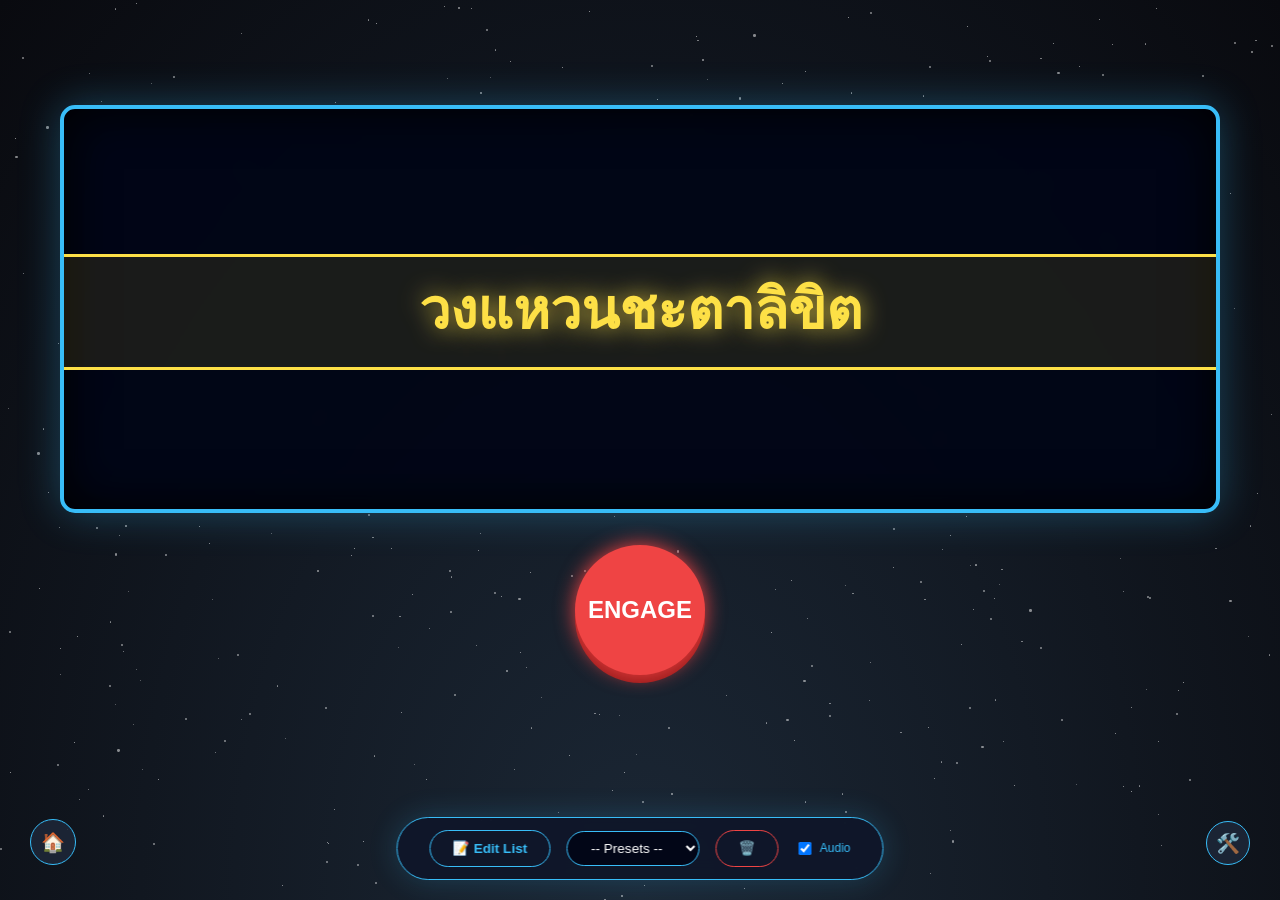
<file: wheel-of-luck.html>
<!--
    Application: Wheel of Luck (วงแหวนชะตาลิขิต)
    Version: 1.0.0
    Created: 2026-06-06
    Model: Gemini 3 Flash Preview
    Description: Star Trek (LCARS) themed random selection tool with smooth 10s suspense animation and local storage presets.
    Specification: specs/wheel-of-luck-spec.md
-->
<!DOCTYPE html>
<html lang="en">
<head>
    <meta charset="UTF-8">
    <meta name="viewport" content="width=device-width, initial-scale=1.0">
    <title>Wheel of Luck - Scalopus</title>
    <style>
        :root {
            --bg-color: #020617;
            --trek-gold: #fde047;
            --trek-blue: #38bdf8;
            --trek-red: #ef4444;
            --trek-red-dark: #991b1b;
            --text-main: #f8fafc;
            --text-dim: #94a3b8;
        }

        body {
            font-family: 'Segoe UI', Roboto, Helvetica, Arial, sans-serif;
            background-color: var(--bg-color);
            color: var(--text-main);
            margin: 0;
            display: flex;
            flex-direction: column;
            align-items: center;
            min-height: 100vh;
            overflow: hidden;
            position: relative;
        }

        /* Starfield Background */
        #starfield {
            position: fixed;
            top: 0; left: 0; width: 100%; height: 100%;
            z-index: -1;
            background: radial-gradient(ellipse at bottom, #1B2735 0%, #090A0F 100%);
        }

        .star {
            position: absolute;
            background: white;
            border-radius: 50%;
            opacity: 0.5;
            animation: moveStar linear infinite;
        }

        @keyframes moveStar {
            from { transform: translateY(0); }
            to { transform: translateY(100vh); }
        }

        /* Main Stage */
        #stage {
            width: 100%;
            flex: 1;
            display: flex;
            flex-direction: column;
            justify-content: center;
            align-items: center;
            padding-bottom: 120px;
            z-index: 1;
        }

        #reel-container {
            width: 90%;
            max-width: 1200px;
            height: 300px; /* Mobile height */
            background: rgba(2, 6, 23, 0.95);
            border: 4px solid var(--trek-blue);
            border-radius: 15px;
            position: relative;
            overflow: hidden;
            box-shadow: 0 0 40px rgba(56, 189, 248, 0.3), inset 0 0 50px rgba(0,0,0,1);
            backdrop-filter: blur(10px);
        }

        @media (min-width: 768px) {
            #reel-container { height: 400px; }
        }

        #reel-viewport {
            width: 100%;
            height: 100%;
            position: relative;
            will-change: transform;
        }

        .reel-item {
            position: absolute;
            width: 100%;
            height: 100px;
            display: flex;
            align-items: center;
            justify-content: center;
            font-size: 1.5rem; /* Mobile font */
            font-weight: bold;
            color: var(--text-dim);
            transition: color 0.15s, font-size 0.15s, opacity 0.15s;
            white-space: nowrap;
            overflow: hidden;
            text-overflow: ellipsis;
            padding: 0 1rem;
            box-sizing: border-box;
            opacity: 0.4;
        }

        @media (min-width: 768px) {
            .reel-item { font-size: 2.5rem; }
        }

        .reel-item.active {
            color: var(--trek-gold);
            font-size: 2.2rem; /* Mobile active font */
            text-shadow: 0 0 25px rgba(253, 224, 71, 0.8);
            opacity: 1;
        }

        @media (min-width: 768px) {
            .reel-item.active { font-size: 3.5rem; }
        }

        #selection-marker {
            position: absolute;
            top: 50%;
            left: 0;
            right: 0;
            height: 110px;
            margin-top: -55px;
            border-top: 3px solid var(--trek-gold);
            border-bottom: 3px solid var(--trek-gold);
            background: rgba(253, 224, 71, 0.1);
            pointer-events: none;
            z-index: 10;
        }

        /* Engage Button */
        .arcade-btn-container {
            margin-top: 2rem;
        }

        .arcade-btn {
            width: 100px;
            height: 100px;
            background: var(--trek-red);
            border: none;
            border-radius: 50%;
            cursor: pointer;
            position: relative;
            box-shadow: 0 0 20px var(--trek-red), 0 8px 0 var(--trek-red-dark);
            display: flex;
            align-items: center;
            justify-content: center;
            font-weight: 900;
            font-size: 1.2rem;
            color: white;
            text-transform: uppercase;
            transition: all 0.2s;
            user-select: none;
            animation: pulse-glow 2.5s infinite;
        }

        @media (min-width: 768px) {
            .arcade-btn { width: 130px; height: 130px; font-size: 1.5rem; }
        }

        @keyframes pulse-glow {
            0% { box-shadow: 0 0 20px var(--trek-red), 0 8px 0 var(--trek-red-dark); transform: scale(1); }
            50% { box-shadow: 0 0 50px var(--trek-red), 0 8px 0 var(--trek-red-dark); transform: scale(1.05); }
            100% { box-shadow: 0 0 20px var(--trek-red), 0 8px 0 var(--trek-red-dark); transform: scale(1); }
        }

        .arcade-btn:active {
            transform: translateY(4px) scale(0.95);
            box-shadow: 0 0 15px var(--trek-red), 0 4px 0 var(--trek-red-dark);
            animation: none;
        }

        .arcade-btn:disabled {
            background: #475569;
            box-shadow: none;
            cursor: not-allowed;
            opacity: 0.5;
            animation: none;
        }

        /* Control Panel Bar */
        #bottom-panel {
            position: fixed;
            bottom: 20px;
            left: 50%;
            transform: translateX(-50%);
            background: rgba(15, 23, 42, 0.95);
            border: 1px solid var(--trek-blue);
            border-radius: 50px;
            padding: 0.5rem 1rem;
            display: flex;
            gap: 0.5rem;
            align-items: center;
            backdrop-filter: blur(10px);
            box-shadow: 0 0 30px rgba(56, 189, 248, 0.2);
            z-index: 100;
            white-space: nowrap;
            width: 90%;
            max-width: 500px;
            justify-content: center;
        }

        @media (min-width: 768px) {
            #bottom-panel { padding: 0.75rem 2rem; gap: 1rem; width: auto; }
        }

        .panel-btn {
            background: none;
            border: 1px solid var(--trek-blue);
            color: var(--trek-blue);
            padding: 0.4rem 0.8rem;
            border-radius: 25px;
            cursor: pointer;
            font-weight: bold;
            transition: all 0.2s;
            font-size: 0.75rem;
        }

        @media (min-width: 768px) {
            .panel-btn { padding: 0.6rem 1.4rem; font-size: 0.85rem; }
        }

        .panel-btn:hover {
            background: var(--trek-blue);
            color: white;
            box-shadow: 0 0 15px var(--trek-blue);
        }

        select {
            background: #020617;
            border: 1px solid var(--trek-blue);
            color: white;
            padding: 0.3rem 0.5rem;
            border-radius: 20px;
            font-size: 0.75rem;
            outline: none;
            max-width: 100px;
        }

        @media (min-width: 768px) {
            select { padding: 0.5rem 1.2rem; font-size: 0.85rem; max-width: none; }
        }

        /* Modal */
        .modal {
            display: none;
            position: fixed;
            top: 0; left: 0; width: 100%; height: 100%;
            background: rgba(0,0,0,0.9);
            z-index: 2000;
            justify-content: center;
            align-items: center;
        }

        .modal-content {
            background: rgba(15, 23, 42, 0.95);
            padding: 1.5rem;
            border-radius: 20px;
            border: 2px solid var(--trek-blue);
            width: 90%;
            max-width: 500px;
            box-shadow: 0 0 50px rgba(56, 189, 248, 0.4);
        }

        textarea {
            width: 100%;
            height: 200px;
            background: #020617;
            border: 1px solid var(--trek-blue);
            color: white;
            padding: 1rem;
            border-radius: 10px;
            resize: none;
            font-family: monospace;
            box-sizing: border-box;
            margin-bottom: 1rem;
            font-size: 0.9rem;
        }

        input[type="text"] {
            width: 100%;
            background: #020617;
            border: 1px solid var(--trek-blue);
            color: white;
            padding: 0.75rem;
            border-radius: 10px;
            box-sizing: border-box;
            margin-bottom: 1rem;
            font-size: 0.9rem;
        }

        /* Utilities */
        .bottom-icon {
            position: fixed;
            bottom: 25px;
            width: 36px;
            height: 36px;
            background: rgba(30, 41, 59, 0.8);
            border: 1px solid var(--trek-blue);
            border-radius: 50%;
            display: flex; align-items: center; justify-content: center;
            font-size: 1rem; text-decoration: none; color: white;
            z-index: 1000;
        }

        @media (min-width: 768px) {
            .bottom-icon { width: 44px; height: 44px; font-size: 1.2rem; bottom: 35px; }
        }

        #home-link { left: 10px; }
        #dev-btn { right: 10px; }

        @media (min-width: 768px) {
            #home-link { left: 30px; }
            #dev-btn { right: 30px; }
        }

        #dev-menu {
            position: fixed;
            bottom: 75px; right: 10px;
            background: rgba(15, 23, 42, 0.95);
            border: 1px solid var(--trek-blue);
            border-radius: 1rem; padding: 1rem;
            display: none; flex-direction: column; gap: 0.5rem;
            z-index: 1000; min-width: 180px; backdrop-filter: blur(15px);
        }

        @media (min-width: 768px) {
            #dev-menu { bottom: 90px; right: 30px; min-width: 200px; }
        }

        .dev-item {
            color: var(--text-main); text-decoration: none;
            padding: 0.6rem; border-radius: 8px; display: block; font-size: 0.85rem;
            background: none; border: none; width: 100%; text-align: left; cursor: pointer;
        }
        .dev-item:hover { background: rgba(56, 189, 248, 0.2); }

        #confetti-canvas {
            position: fixed; top: 0; left: 0; width: 100%; height: 100%;
            pointer-events: none; z-index: 999;
        }
    </style>
</head>
<body>
    <div id="starfield"></div>
    <canvas id="confetti-canvas"></canvas>

    <div id="stage">
        <div id="reel-container">
            <div id="selection-marker"></div>
            <div id="reel-viewport"></div>
        </div>

        <div class="arcade-btn-container">
            <button id="start-btn" class="arcade-btn" onclick="startRolling()">ENGAGE</button>
        </div>
    </div>

    <div id="bottom-panel">
        <button class="panel-btn" onclick="openModal()">📝 Edit List</button>
        <select id="preset-dropdown" onchange="loadSelectedPreset()">
            <option value="">-- Presets --</option>
        </select>
        <button class="panel-btn" style="border-color: var(--trek-red); color: var(--trek-red);" onclick="deleteSelectedPreset()">🗑️</button>
        <label style="font-size: 0.75rem; cursor: pointer; color: var(--trek-blue); display: flex; align-items: center; gap: 5px;">
            <input type="checkbox" id="sound-toggle" checked> Audio
        </label>
    </div>

    <div id="edit-modal" class="modal">
        <div class="modal-content">
            <h3 style="margin-top: 0; color: var(--trek-blue);">Update Database</h3>
            <textarea id="name-input" placeholder="Enter names (one per line)...">Alice
Bob
Charlie
Diana
Eve
Frank
Grace
Heidi</textarea>
            <input type="text" id="new-preset-name" placeholder="Save as new preset designation...">
            <div style="display: flex; gap: 1rem;">
                <button class="panel-btn" style="flex: 1" onclick="saveNewPreset()">💾 Save Preset</button>
                <button class="panel-btn" style="flex: 1; background: var(--trek-blue); color: white;" onclick="closeModal()">⚡ Apply</button>
            </div>
        </div>
    </div>

    <a href="index.html" id="home-link" class="bottom-icon">🏠</a>
    <button id="dev-btn" class="bottom-icon" onclick="toggleDevMenu()">🛠️</button>

    <div id="dev-menu">
        <div class="dev-label">Developer Options</div>
        <a href="https://github.com/scalopus/scalopus.github.io/blob/main/wheel-of-luck.html" target="_blank" class="dev-item">
            <span>📂</span> View Source Code
        </a>
        <button class="dev-item" onclick="copyAIPrompt()">
            <span>🤖</span> AI Prompt
        </button>
        <div class="dev-label">Tool Information</div>
        <div style="font-size: 0.8rem; color: #888; padding: 0 8px;">Version: 1.0.0</div>
        <div style="font-size: 0.8rem; color: #888; padding: 0 8px;">Created: 2026-06-06</div>
        <div style="font-size: 0.8rem; color: #888; padding: 0 8px;">Model: Gemini 3 Flash Preview</div>
    </div>

    <script>
        function initStars() {
            const field = document.getElementById('starfield');
            for (let i = 0; i < 450; i++) {
                const star = document.createElement('div');
                star.className = 'star';
                const size = Math.random() * 2.5;
                star.style.width = size + 'px';
                star.style.height = size + 'px';
                star.style.left = Math.random() * 100 + 'vw';
                star.style.top = Math.random() * 100 + 'vh';
                star.style.animationDuration = (Math.random() * 15 + 5) + 's';
                star.style.animationDelay = (Math.random() * 5) + 's';
                field.appendChild(star);
            }
        }

        let audioCtx = null;
        function playSound(type) {
            if (!document.getElementById('sound-toggle').checked) return;
            if (!audioCtx) audioCtx = new (window.AudioContext || window.webkitAudioContext)();
            const osc = audioCtx.createOscillator();
            const gain = audioCtx.createGain();
            osc.connect(gain); gain.connect(audioCtx.destination);
            if (type === 'tick') {
                osc.type = 'sine';
                osc.frequency.setValueAtTime(350, audioCtx.currentTime);
                gain.gain.setValueAtTime(0.04, audioCtx.currentTime);
                gain.gain.exponentialRampToValueAtTime(0.001, audioCtx.currentTime + 0.05);
                osc.start(); osc.stop(audioCtx.currentTime + 0.05);
            } else if (type === 'win') {
                const now = audioCtx.currentTime;
                osc.type = 'triangle';
                osc.frequency.setValueAtTime(440, now);
                osc.frequency.exponentialRampToValueAtTime(880, now + 0.6);
                gain.gain.setValueAtTime(0.1, now);
                gain.gain.exponentialRampToValueAtTime(0.001, now + 1.2);
                osc.start(); osc.stop(now + 1.2);
            }
        }

        const viewport = document.getElementById('reel-viewport');
        const ITEM_HEIGHT = 100;
        let rolling = false;

        function getCenterOffset() {
            const containerHeight = document.getElementById('reel-container').clientHeight;
            return (containerHeight / 2) - (ITEM_HEIGHT / 2);
        }

        function initReel() {
            viewport.innerHTML = '';
            addReelItem("วงแหวนชะตาลิขิต", 0);
            updateReelY(getCenterOffset());
            if (viewport.children[0]) viewport.children[0].classList.add('active');
        }

        function addReelItem(name, index) {
            const div = document.createElement('div');
            div.className = 'reel-item';
            div.innerText = name;
            div.style.top = (index * ITEM_HEIGHT) + 'px';
            viewport.appendChild(div);
        }

        function updateReelY(y) {
            viewport.style.transform = `translateY(${y}px)`;
        }

        function startRolling() {
            if (rolling) return;
            const names = document.getElementById('name-input').value.split('\n').filter(n => n.trim() !== '');
            if (names.length < 1) return alert('Database empty.');

            rolling = true;
            document.getElementById('start-btn').disabled = true;

            const duration = 10000;
            const start = performance.now();
            
            viewport.innerHTML = '';
            const spins = 15;
            const totalItemsCount = (spins * names.length) + names.length; 
            for (let i = 0; i < totalItemsCount + 10; i++) {
                addReelItem(names[i % names.length], i);
            }

            const winnerIdx = Math.floor(Math.random() * names.length);
            const targetIdx = totalItemsCount - names.length + winnerIdx;
            const startY = getCenterOffset();
            const targetY = startY - (targetIdx * ITEM_HEIGHT);

            let lastItemHit = -1;

            function animate(now) {
                const elapsed = now - start;
                const progress = Math.min(elapsed / duration, 1);
                const t = 1 - Math.pow(1 - progress, 5);
                const currentY = startY + (targetY - startY) * t;

                updateReelY(currentY);

                const currentItemIdx = Math.round((getCenterOffset() - currentY) / ITEM_HEIGHT);
                if (currentItemIdx !== lastItemHit) {
                    if (currentItemIdx >= 0 && currentItemIdx < viewport.children.length) {
                        const items = viewport.children;
                        if (lastItemHit >= 0 && items[lastItemHit]) items[lastItemHit].classList.remove('active');
                        if (items[currentItemIdx]) items[currentItemIdx].classList.add('active');
                        playSound('tick');
                    }
                    lastItemHit = currentItemIdx;
                }

                if (progress < 1) {
                    requestAnimationFrame(animate);
                } else {
                    finalize();
                }
            }
            requestAnimationFrame(animate);
        }

        function finalize() {
            rolling = false;
            document.getElementById('start-btn').disabled = false;
            playSound('win');
            startConfetti();
        }

        function openModal() { document.getElementById('edit-modal').style.display = 'flex'; }
        function closeModal() { document.getElementById('edit-modal').style.display = 'none'; initReel(); }

        function saveNewPreset() {
            const name = document.getElementById('new-preset-name').value.trim();
            if (!name) return alert('Enter a name');
            const presets = JSON.parse(localStorage.getItem('luck_presets') || '{}');
            presets[name] = document.getElementById('name-input').value;
            localStorage.setItem('luck_presets', JSON.stringify(presets));
            document.getElementById('new-preset-name').value = '';
            renderPresets();
        }

        function renderPresets() {
            const presets = JSON.parse(localStorage.getItem('luck_presets') || '{}');
            const dropdown = document.getElementById('preset-dropdown');
            dropdown.innerHTML = '<option value="">-- Presets --</option>';
            Object.keys(presets).forEach(n => {
                const opt = document.createElement('option');
                opt.value = n; opt.textContent = n;
                dropdown.appendChild(opt);
            });
        }

        function loadSelectedPreset() {
            const name = document.getElementById('preset-dropdown').value;
            if (!name) return;
            const presets = JSON.parse(localStorage.getItem('luck_presets') || '{}');
            document.getElementById('name-input').value = presets[name];
            initReel();
        }

        function deleteSelectedPreset() {
            const name = document.getElementById('preset-dropdown').value;
            if (!name) return;
            const presets = JSON.parse(localStorage.getItem('luck_presets') || '{}');
            delete presets[name];
            localStorage.setItem('luck_presets', JSON.stringify(presets));
            renderPresets();
        }

        const canvas = document.getElementById('confetti-canvas');
        const ctx = canvas.getContext('2d');
        let particles = [];
        function startConfetti() {
            canvas.width = window.innerWidth; canvas.height = window.innerHeight;
            particles = [];
            for (let i = 0; i < 150; i++) {
                particles.push({
                    x: Math.random() * canvas.width, y: Math.random() * canvas.height - 20,
                    size: Math.random() * 6 + 2, color: `hsl(${Math.random() * 360}, 80%, 60%)`,
                    speed: Math.random() * 4 + 2, angle: Math.random() * 6.28
                });
            }
            animateConfetti();
        }
        function animateConfetti() {
            if (particles.length === 0) return;
            ctx.clearRect(0, 0, canvas.width, canvas.height);
            particles.forEach((p, i) => {
                p.y += p.speed; p.x += Math.sin(p.angle) * 2;
                ctx.fillStyle = p.color; ctx.fillRect(p.x, p.y, p.size, p.size);
                if (p.y > canvas.height) particles.splice(i, 1);
            });
            if (particles.length > 0) requestAnimationFrame(animateConfetti);
        }

        function toggleDevMenu() {
            const menu = document.getElementById('dev-menu');
            menu.style.display = menu.style.display === 'flex' ? 'none' : 'flex';
        }

        function copyAIPrompt() {
            const prompt = `# Specification: Wheel of Luck (Luck Picker)

## Overview
The "Wheel of Luck" (วงแหวนชะตาลิขิต) is a Star Trek (LCARS) themed random selection tool. It features a high-velocity vertical reel animation that slows down over 10 seconds to reveal a winner.

## Features
- **Branding**: Title "วงแหวนชะตาลิขิต" displayed as initial placeholder.
- **Stage & Reel**: Large immersive stage filling 80-90% of screen; vertical reel supporting long names.
- **Randomizer Logic**: 10-second suspense duration with Quintic Easing Out.
- **Audio/Visual**: Synthetic computer ticks (Web Audio API), pulsing "ENGAGE" button, starfield background, and confetti.
- **Management**: Floating pill-shaped bottom bar, Personnel Database (Edit Modal), and LocalStorage presets.
- **Mobile Optimized**: Responsive design supporting small mobile devices.

## Future AI Prompt
"Create a single-page HTML random picker with a Star Trek (LCARS) space theme. Features: Title: 'วงแหวนชะตาลิขิต' displayed in center marker initially. Viewport: Wide immersive stage filling 80-90% of screen. Animation: 10s suspense reel (Fast to Slow) using Quintic Easing Out. Marker: Gold horizontal lines highlighting the winner. Support: Long names up to 30 characters with responsive scaling. Control: Floating pill-shaped bottom bar for Edit/Presets/Audio. Background: Dynamic starfield with 450 moving stars. Sound: Synthetic computer ticks and victory fanfare. Storage: LocalStorage for personnel list presets. Mobile: Fully responsive design with dynamic centering logic."`;
            navigator.clipboard.writeText(prompt).then(() => {
                alert('Specification copied to clipboard!');
                toggleDevMenu();
            });
        }

        initStars();
        initReel();
        renderPresets();
        window.addEventListener('resize', () => { 
            if(canvas) { canvas.width = window.innerWidth; canvas.height = window.innerHeight; }
            if(!rolling) updateReelY(getCenterOffset());
        });
    </script>
</body>
</html>
</file>
